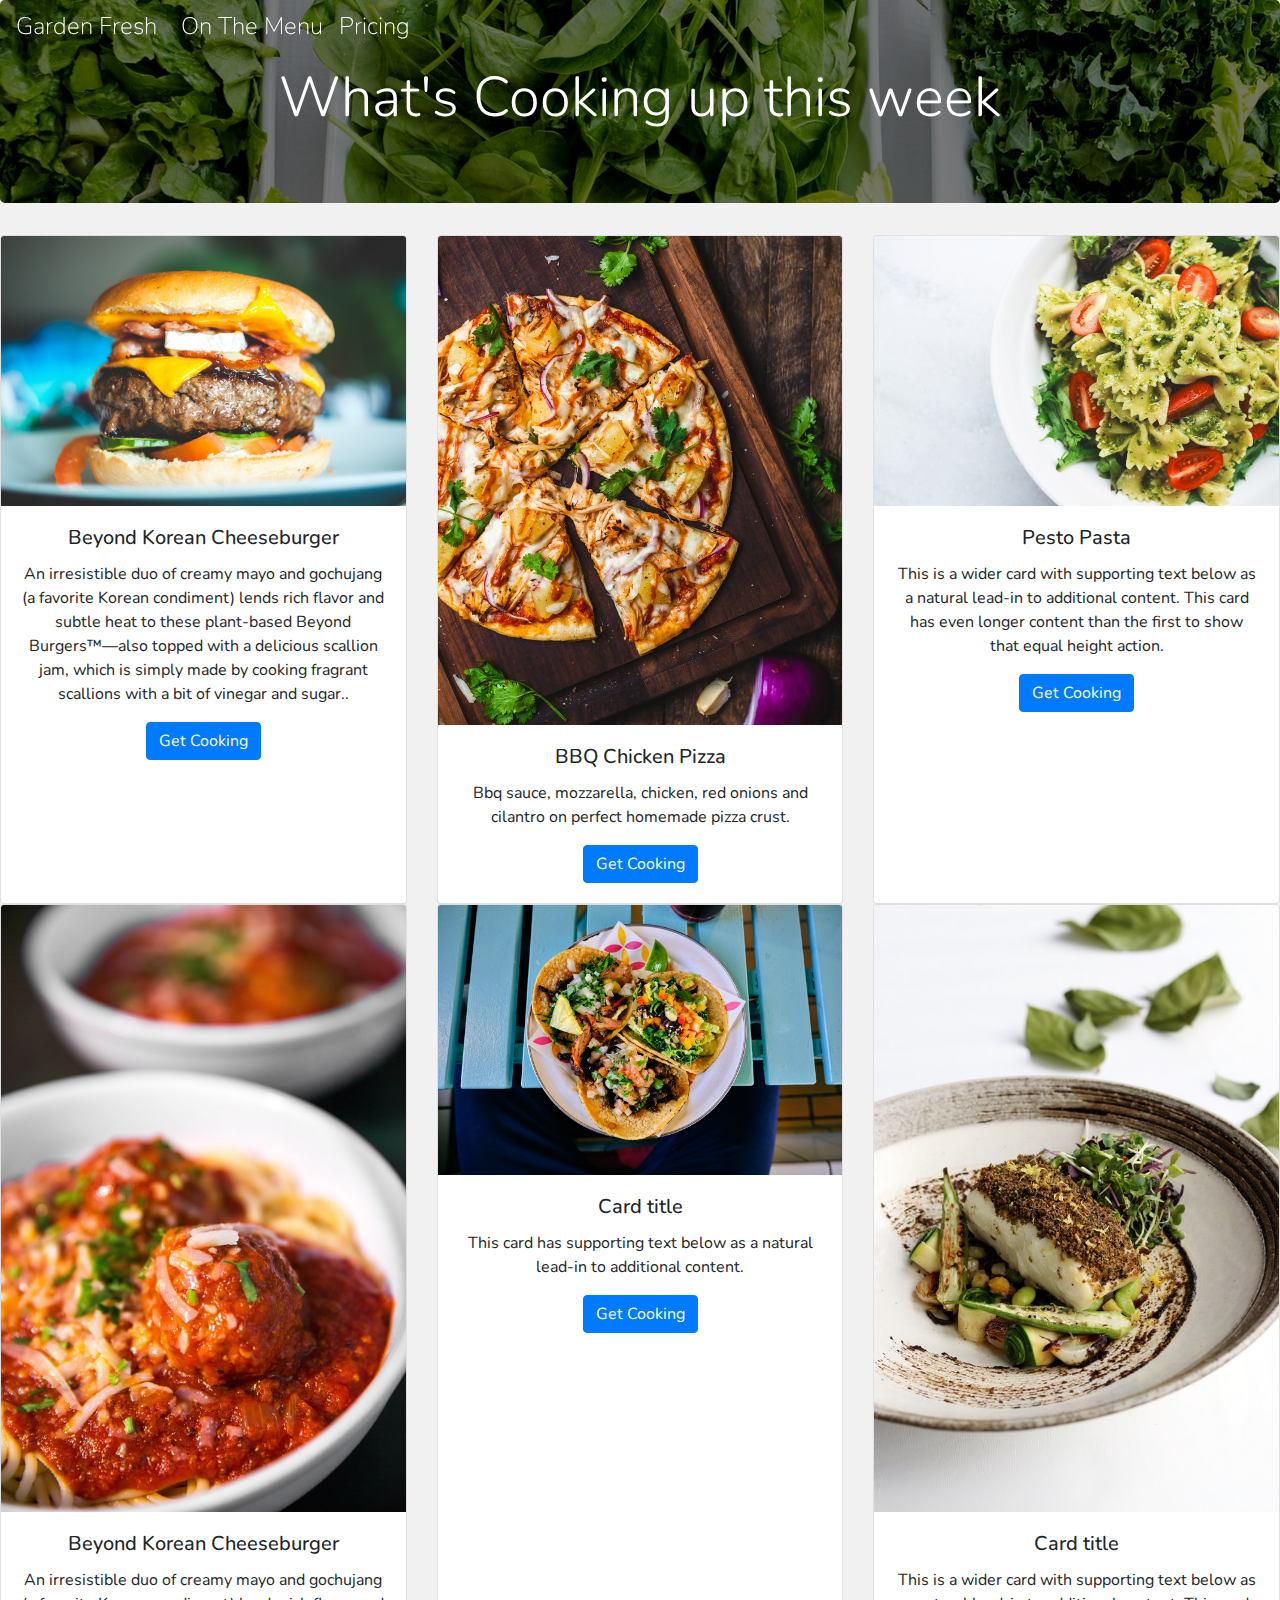
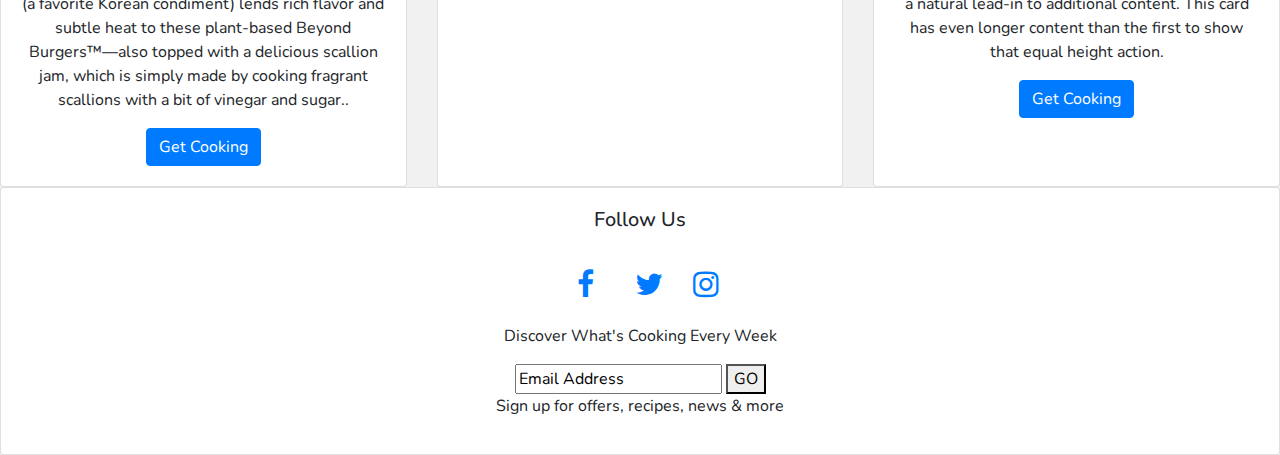
<file: Garden Fresh/On the Menu.html>
<!doctype html>
<html lang="en">
  <head>
    <!-- Required meta tags -->
    <meta charset="utf-8">
    <meta name="viewport" content="width=device-width, initial-scale=1, shrink-to-fit=no">
    <!-- Google Font -->
    <link href="https://fonts.googleapis.com/css?family=Nunito:200,300,400,700" rel="stylesheet">
    <link rel="stylesheet" href="https://cdnjs.cloudflare.com/ajax/libs/font-awesome/4.7.0/css/font-awesome.min.css">

    <!-- Bootstrap CSS -->
    <link rel="stylesheet" href="https://stackpath.bootstrapcdn.com/bootstrap/4.3.1/css/bootstrap.min.css" integrity="sha384-ggOyR0iXCbMQv3Xipma34MD+dH/1fQ784/j6cY/iJTQUOhcWr7x9JvoRxT2MZw1T" crossorigin="anonymous">
    <link rel="stylesheet" href="On the Menu.css">

    <title>On The Menu</title>
  </head>
  <body>
      <nav id="mainNavbar" class="navbar navbar-dark navbar-expand-md py-0 fixed-top">
          <a href="Garden Fresh.html" class="navbar-brand">Garden Fresh</a>
          <button class="navbar-toggler" data-toggle="collapse" data-target="#navLinks" aria-label="Toggle navigation">
              <span class="navbar-toggler-icon"></span>
          </button>
          <div class="collapse navbar-collapse" id="navLinks">
              <ul class="navbar-nav">
                  <li class="nav-item">
                      <a href="On the Menu.html" class="nav-link">On The Menu</a>
                  </li>
                  <li class="nav-item">
                      <a href="pricing.html" class="nav-link">Pricing</a>
                  </li>
              </ul>
          </div>
      </nav>

    <div class="jumbotron">
        <h1 class="display-4">What's Cooking up this week</h1>
      </div>

      <div class="card-deck">
            <div class="card">
              <!-- Cheeseburger -->
              <img src="imgs/Cheeseburger.jpg" class="card-img-top" alt="...">
              <div class="card-body">
                <h5 class="card-title">Beyond Korean Cheeseburger</h5>
                <p class="card-text">An irresistible duo of creamy mayo and gochujang (a favorite Korean condiment) lends rich flavor and subtle heat to these plant-based Beyond Burgers™—also topped with a delicious scallion jam, which is simply made by cooking fragrant scallions with a bit of vinegar and sugar..</p>
                <button type="submit" class="btn btn-primary">Get Cooking</button>
              </div>
            </div>
            <!-- BBQ Chicken -->
            <div class="card">
              <img src="imgs/BBQ Chicken Pizza.jpg" class="card-img-top" alt="...">
              <div class="card-body">
                <h5 class="card-title">BBQ Chicken Pizza</h5>
                <p class="card-text">Bbq sauce, mozzarella, chicken, red onions and cilantro on perfect homemade pizza crust.</p>
               
                <button type="submit" class="btn btn-primary">Get Cooking</button>
              </div>
            </div>
            <div class="card">
              <!-- Pesto Pasta -->
              <img src="imgs/pestopasta.jpg" class="card-img-top" alt="...">
              <div class="card-body">
                <h5 class="card-title">Pesto Pasta</h5>
                <p class="card-text">This is a wider card with supporting text below as a natural lead-in to additional content. This card has even longer content than the first to show that equal height action.</p>
             
                <button type="submit" class="btn btn-primary">Get Cooking</button>
              </div>
            </div>
          </div>
          <!-- spaghetti and meatballs -->
          <div class="card-deck">
                <div class="card">
                  <img src="imgs/meatballs.jpg" class="card-img-top" alt="...">
                  <div class="card-body">
                    <h5 class="card-title">Beyond Korean Cheeseburger</h5>
                    <p class="card-text">An irresistible duo of creamy mayo and gochujang (a favorite Korean condiment) lends rich flavor and subtle heat to these plant-based Beyond Burgers™—also topped with a delicious scallion jam, which is simply made by cooking fragrant scallions with a bit of vinegar and sugar..</p>
                    <button type="submit" class="btn btn-primary">Get Cooking</button>
                  </div>
                </div>
                <div class="card">
                  <img src="imgs/tacos.jpg" class="card-img-top" alt="...">
                  <div class="card-body">
                    <h5 class="card-title">Card title</h5>
                    <p class="card-text">This card has supporting text below as a natural lead-in to additional content.</p>
                 
                    <button type="submit" class="btn btn-primary">Get Cooking</button>
                  </div>
                </div>
                <div class="card">
                  <img src="imgs/fish.jpg" class="card-img-top" alt="...">
                  <div class="card-body">
                    <h5 class="card-title">Card title</h5>
                    <p class="card-text">This is a wider card with supporting text below as a natural lead-in to additional content. This card has even longer content than the first to show that equal height action.</p>
                    
                    <button type="submit" class="btn btn-primary">Get Cooking</button>
                  </div>
                </div>
              </div>
              
              
  <div class="card text-center">
        <div class="card-body">
          <h5 class="card-title">Follow Us
          </h5>
          <a href="#" class="fa fa-facebook"></a>
          <a href="#" class="fa fa-twitter"></a>
          <a href="#" class="fa fa-instagram"></a>
          <form>

            <p>Discover What's Cooking Every Week</p>
            <input type="text" value="Email Address">  
            <button type="submit">GO</button>
            <p>Sign up for offers, recipes, news & more</p>

        </form>
        </div>
      </div>










    




    <!-- Optional JavaScript -->
    <!-- jQuery first, then Popper.js, then Bootstrap JS -->
    <script src="https://code.jquery.com/jquery-3.3.1.slim.min.js" integrity="sha384-q8i/X+965DzO0rT7abK41JStQIAqVgRVzpbzo5smXKp4YfRvH+8abtTE1Pi6jizo" crossorigin="anonymous"></script>
    <script src="https://cdnjs.cloudflare.com/ajax/libs/popper.js/1.14.7/umd/popper.min.js" integrity="sha384-UO2eT0CpHqdSJQ6hJty5KVphtPhzWj9WO1clHTMGa3JDZwrnQq4sF86dIHNDz0W1" crossorigin="anonymous"></script>
    <script src="https://stackpath.bootstrapcdn.com/bootstrap/4.3.1/js/bootstrap.min.js" integrity="sha384-JjSmVgyd0p3pXB1rRibZUAYoIIy6OrQ6VrjIEaFf/nJGzIxFDsf4x0xIM+B07jRM" crossorigin="anonymous"></script>
    <script>
        $(function () {
            $(document).scroll(function () {
                var $nav = $("#mainNavbar");
                $nav.toggleClass("scrolled", $(this).scrollTop() > $nav.height());
            });
        });
    </script>
  </body>
</html>
</file>
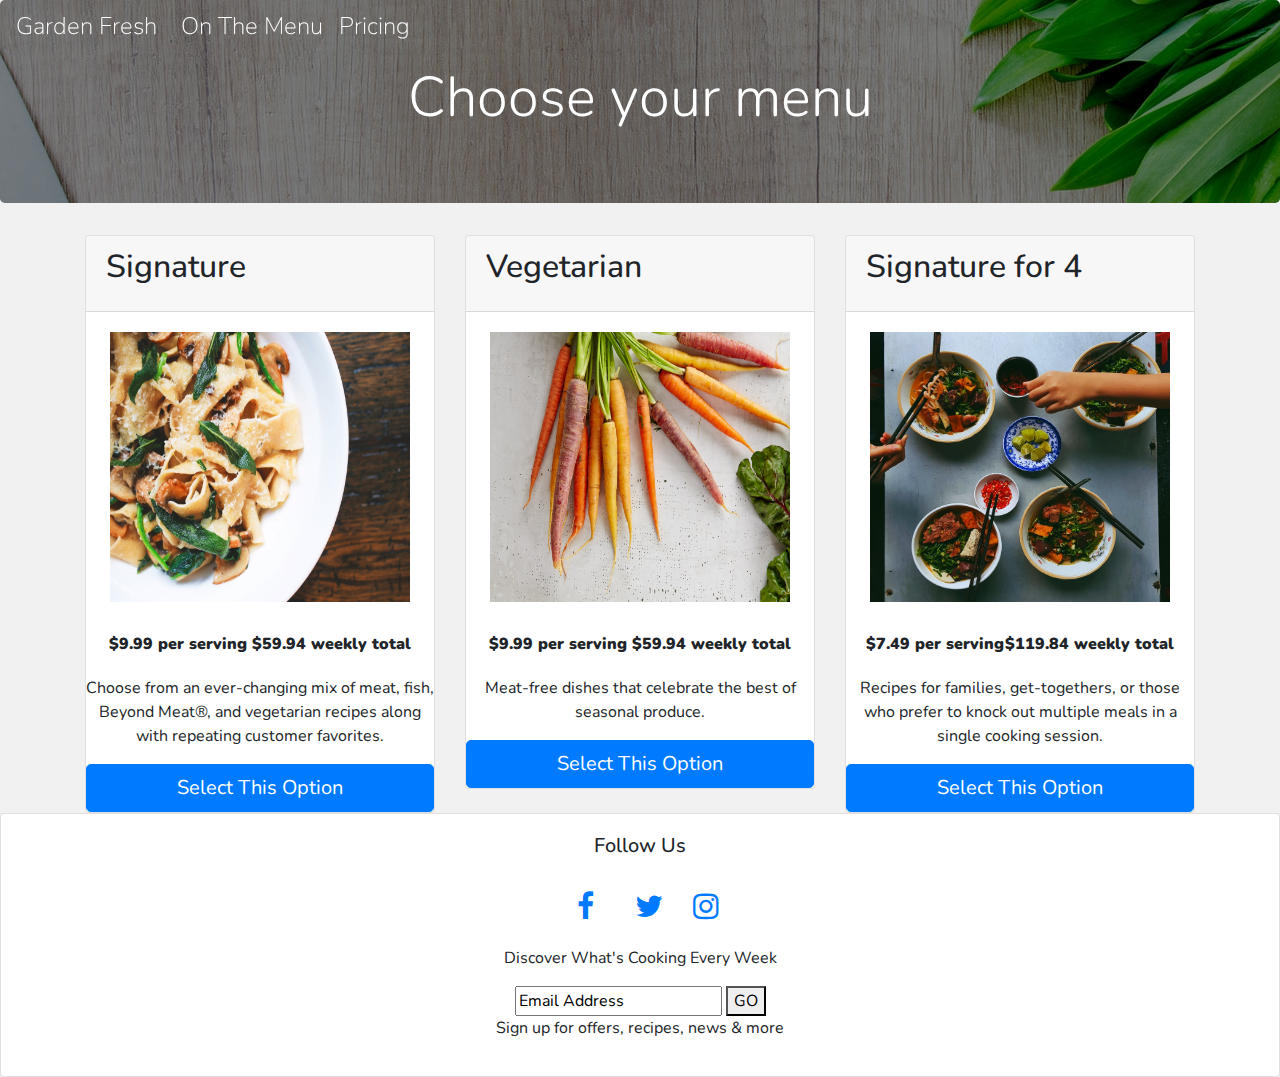
<file: Garden Fresh/pricing.html>
<!doctype html>
<html lang="en">
  <head>
    <!-- Required meta tags -->
    <meta charset="utf-8">
    <meta name="viewport" content="width=device-width, initial-scale=1, shrink-to-fit=no">
    <!-- Google Font -->
    <link href="https://fonts.googleapis.com/css?family=Nunito:200,300,400,700" rel="stylesheet">
    <link rel="stylesheet" href="https://cdnjs.cloudflare.com/ajax/libs/font-awesome/4.7.0/css/font-awesome.min.css">

    <!-- Bootstrap CSS -->
    <link rel="stylesheet" href="https://stackpath.bootstrapcdn.com/bootstrap/4.3.1/css/bootstrap.min.css" integrity="sha384-ggOyR0iXCbMQv3Xipma34MD+dH/1fQ784/j6cY/iJTQUOhcWr7x9JvoRxT2MZw1T" crossorigin="anonymous">
    <link rel="stylesheet" href="pricing.css">

    <title>Pricing</title>
  </head>
  <body>
      <nav id="mainNavbar" class="navbar navbar-dark navbar-expand-md py-0 fixed-top">
          <a href="Garden Fresh.html" class="navbar-brand">Garden Fresh</a>
          <button class="navbar-toggler" data-toggle="collapse" data-target="#navLinks" aria-label="Toggle navigation">
              <span class="navbar-toggler-icon"></span>
          </button>
          <div class="collapse navbar-collapse" id="navLinks">
              <ul class="navbar-nav">
                  <li class="nav-item">
                      <a href="On the Menu.html" class="nav-link">On The Menu</a>
                  </li>
                  <li class="nav-item">
                      <a href="pricing.html" class="nav-link">Pricing</a>
                  </li>
              </ul>
          </div>
      </nav>

 <div class="jumbotron">
   <h1 class="display-4">Choose your menu</h1>
 </div>

<div class="container">
        <div class="row">
          <div class="col">
            <div class="card text-center">
                <div class="card-header">
                  <h2 class="card-title">Signature</h2>
                </div>
                <div class="card-body">
                        <img src="imgs/cardimage1.jfif">
                        <div class="d-flex justify-content-around">
                                <div class="card-text-pricing">
                                  $9.99 per serving
                                </div>
                                <div class="card-text-pricing">
                                        $59.94 weekly total
                                </div>
                        </div>
                </div>
                   <p class="card-text">Choose from an ever-changing mix of meat, fish, Beyond Meat®, and vegetarian recipes along with repeating customer favorites.</p>
                  <button type="button" class="btn btn-primary btn-lg">Select This Option</button>
                </div>
            </div>
            <div class="col">
                    <div class="card text-center">
                        <div class="card-header">
                          <h2 class="card-title">Vegetarian</h2>
                        </div>
                        <div class="card-body">
                                <img src="imgs/carrots.jfif">
                                <div class="d-flex justify-content-around">
                                        <div class="card-text-pricing">
                                          $9.99 per serving
                                        </div>
                                        <div class="card-text-pricing">
                                                $59.94 weekly total
                                        </div>
                                </div>
                        </div>
                           <p class="card-text">Meat-free dishes that celebrate the best of seasonal produce.</p>
                          <button type="button" class="btn btn-primary btn-lg">Select This Option</button>
                          <p style="display: none">Hello!</p>
                        </div>
                    </div>
                    <div class="col">
                      <div class="card text-center">
                          <div class="card-header">
                            <h2 class="card-title">Signature for 4</h2>
                          </div>
                          <div class="card-body">
                                  <img src="imgs/familyfood.jfif">
                                  <div class="d-flex justify-content-around">
                                          <div class="card-text-pricing">
                                            $7.49 per serving
                                          </div>
                                          <div class="card-text-pricing">
                                                  $119.84 weekly total
                                          </div>
                                  </div>
                          </div>
                             <p class="card-text">Recipes for families, get-togethers, or those who prefer to knock out multiple meals in a single cooking session.</p>
                            <button type="button" class="btn btn-primary btn-lg">Select This Option</button>
                            <p style="display: none">Hello!</p>
                          </div>
                      </div>
                      
                    </div>
                    </div>
                    <div class="card text-center">
                      <div class="card-body">
                      <h5>Follow Us</h5>
                        <a href="#" class="fa fa-facebook"></a>
                        <a href="#" class="fa fa-twitter"></a>
                        <a href="#" class="fa fa-instagram"></a>
                        <form>
              
                          <p>Discover What's Cooking Every Week</p>
                          <input type="text" value="Email Address">  
                          <button type="submit">GO</button>
                          <p>Sign up for offers, recipes, news & more</p>
              
                      </form>
                      </div>
                    </div>
          </div>
          


                 
        
        
    
                



       



    <!-- Optional JavaScript -->
    <!-- jQuery first, then Popper.js, then Bootstrap JS -->
    <script src="https://code.jquery.com/jquery-3.3.1.slim.min.js" integrity="sha384-q8i/X+965DzO0rT7abK41JStQIAqVgRVzpbzo5smXKp4YfRvH+8abtTE1Pi6jizo" crossorigin="anonymous"></script>
    <script src="https://cdnjs.cloudflare.com/ajax/libs/popper.js/1.14.7/umd/popper.min.js" integrity="sha384-UO2eT0CpHqdSJQ6hJty5KVphtPhzWj9WO1clHTMGa3JDZwrnQq4sF86dIHNDz0W1" crossorigin="anonymous"></script>
    <script src="https://stackpath.bootstrapcdn.com/bootstrap/4.3.1/js/bootstrap.min.js" integrity="sha384-JjSmVgyd0p3pXB1rRibZUAYoIIy6OrQ6VrjIEaFf/nJGzIxFDsf4x0xIM+B07jRM" crossorigin="anonymous"></script>
    <script>
        $(function () {
            $(document).scroll(function () {
                var $nav = $("#mainNavbar");
                $nav.toggleClass("scrolled", $(this).scrollTop() > $nav.height());
            });
        });



    </script>
  </body>
</html>
</file>
<file: Garden Fresh/On the Menu.css>
.jumbotron{
    color: white;
    font-weight: 500;
    text-align: center;
    background-image: 
    linear-gradient(
        rgba(0, 0, 0, 0.5),
        rgba(0, 0, 0, 0.5)
    ),
    url('imgs/foodspread.jpg');
    background-size: auto;
    

}
body {
    background:#F1F1F1 ;
    font-family: "Nunito", sans-serif;
}
.mainH1{
    color: #011784 ;
}
.secondaryBlurb{
    color: #000000 ;
}

.blurb h2 {
   color: #0C059D;
   font-weight: 100;
   font-size: 2.5rem;
}

.blurb p {
    color: #000000 ;
    font-weight: 100;
    font-size: 1.125rem;
    line-height: 2;
}

.content {
    margin-top: 100px;
    margin-bottom: 100px;
}

#mainNavbar {
    font-size: 1.5rem;
    font-weight: 100;    
}

#mainNavbar .nav-link {
    color: white;
}

#mainNavbar .nav-link:hover {
    color: rgb(155, 230, 253);
}

#mainNavbar .navbar-brand {
    color: white ;
    font-size: 1.5rem;
}

#headingGroup span {
    color: #EA1C2C;
}

#headingGroup h1 {
    font-weight: 100;
    font-size: 4rem;
}

.navbar.scrolled {
    background: #011784; 
    transition: background 500ms;
}

@media (max-width: 1200px) {
    #headingGroup h1 {
        font-weight: 100;
        font-size: 3rem;
    }
    .blurb h2 {
        font-size: 2rem;
    }
}

.fa {
        padding: 20px;
        font-size: 30px;
        width: 50px;
        text-align: center;
        text-decoration: none;
        margin: 5px 2px;
      }
.card-deck{
    text-align: center;
}
</file>
<file: Garden Fresh/pricing.css>
.jumbotron{
    color: white;
    font-weight: 500;
    text-align: center;
    background-image: 
    linear-gradient(
        rgba(0, 0, 0, 0.5),
        rgba(0, 0, 0, 0.5)
    ),
    url('imgs/choping\ block.jpg');
    background-size: auto;
    

}
body {
    background:#F1F1F1 ;
    font-family: "Nunito", sans-serif;
}
img{
    height: 300px;
    width: 300px;
    padding-bottom: 30px;
}

#mainNavbar {
    font-size: 1.5rem;
    font-weight: 100;    
}

#mainNavbar .nav-link {
    color: white;
}

#mainNavbar .nav-link:hover {
    color: rgb(155, 230, 253);
}

#mainNavbar .navbar-brand {
    color: white ;
    font-size: 1.5rem;
}
.card-title{
    text-align: left;
}

.card-text-pricing{
    font-weight: 900;
}

.card-body{
    text-align: center;
}
.bottomContainer{

    text-align: center;
}

.navbar.scrolled {
    background: #011784; 
    transition: background 500ms;
}

@media (max-width: 1200px) {
    #headingGroup h1 {
        font-weight: 100;
        font-size: 3rem;
    }
    .blurb h2 {
        font-size: 2rem;
    }
}

.fa {
        padding: 20px;
        font-size: 30px;
        width: 50px;
        text-align: center;
        text-decoration: none;
        margin: 5px 2px;
      }
.card-deck{
    text-align: center;
}
</file>
